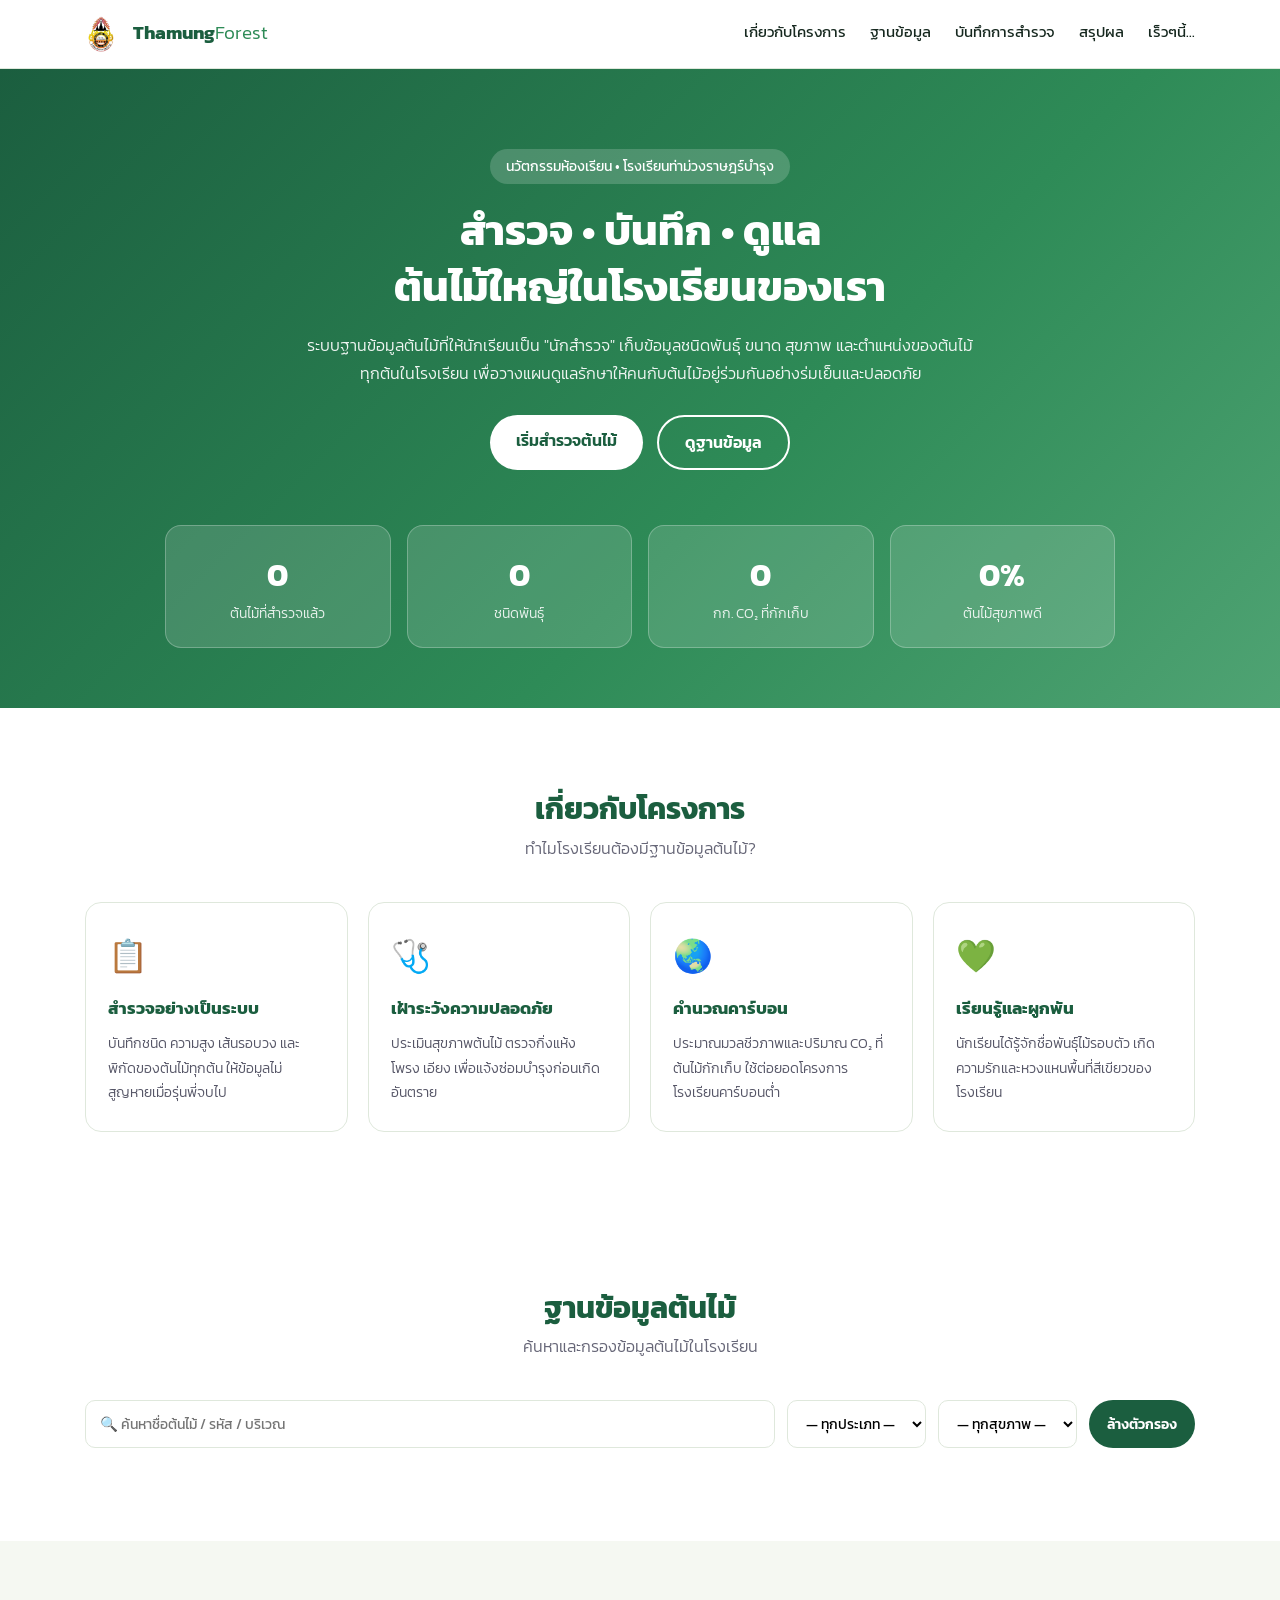
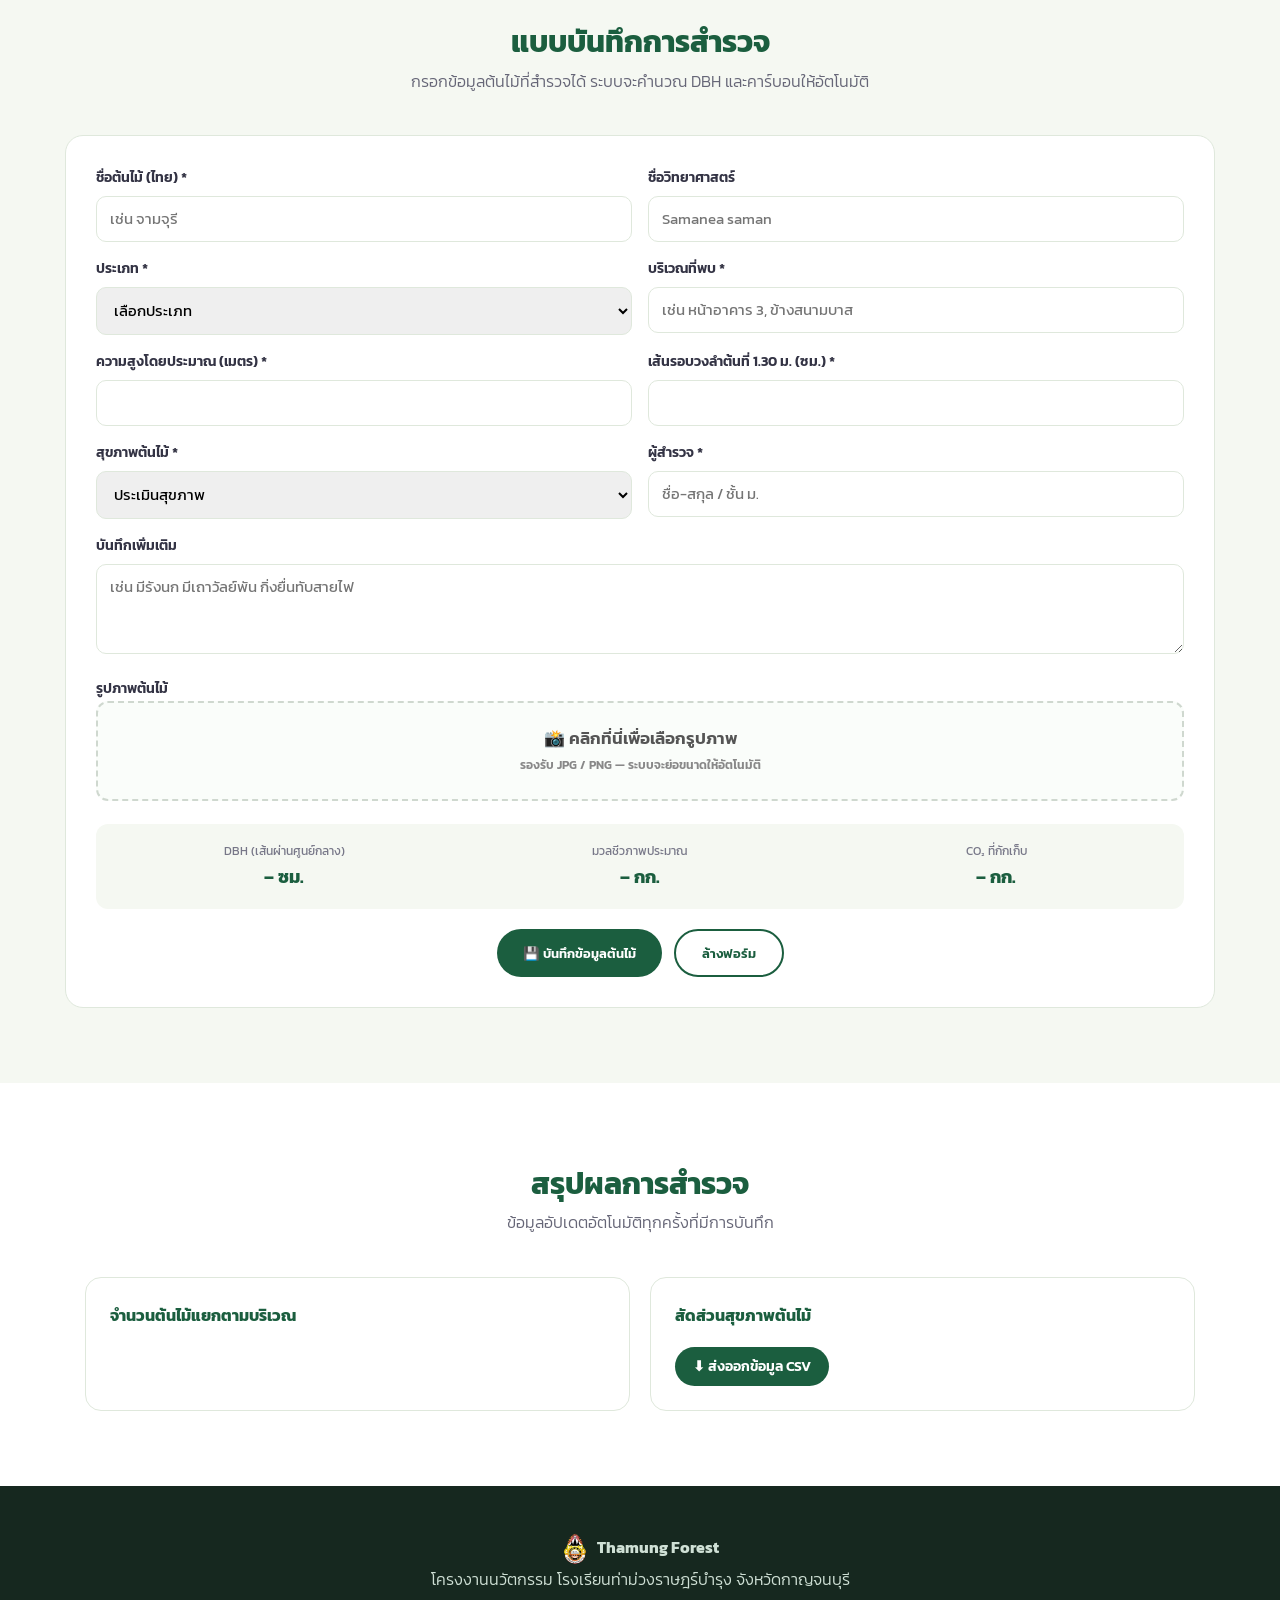
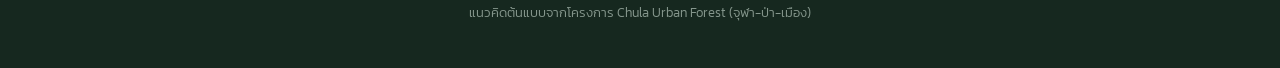
<file: index.html>
<!DOCTYPE html>
<html lang="th">
<head>
<meta charset="UTF-8">
<meta name="viewport" content="width=device-width, initial-scale=1.0">
<title>ThamungForest | สำรวจต้นไม้โรงเรียนท่าม่วงราษฎร์บำรุง</title>
<link rel="preconnect" href="https://fonts.googleapis.com">
<link href="https://fonts.googleapis.com/css2?family=Kanit:wght@300;400;600;700&display=swap" rel="stylesheet">
<link rel="stylesheet" href="style.css">
</head>
<body>

<header class="nav">
  <div class="nav-inner">
    <a href="#home" class="logo"><img src="TMR3.png" alt="โลโก้ TMR3" style="height: 40px; vertical-align: middle; margin-right: 12px;"> Thamung<span>Forest</span></a>

    <nav id="menu">
      <a href="#about">เกี่ยวกับโครงการ</a> 
      <a href="#database">ฐานข้อมูล</a>
      <a href="#survey">บันทึกการสำรวจ</a>
      <a href="#dashboard">สรุปผล</a>
      <a href="#map">เร็วๆนี้...</a>
    </nav>
    <button class="burger" id="burger" aria-label="เมนู">☰</button>
  </div>
</header>

<!-- HERO -->
<section class="hero" id="home">
  <div class="hero-text">
    <p class="tag">นวัตกรรมห้องเรียน • โรงเรียนท่าม่วงราษฎร์บำรุง</p>
    <h1>สำรวจ • บันทึก • ดูแล<br>ต้นไม้ใหญ่ในโรงเรียนของเรา</h1>
    <p class="lead">
      ระบบฐานข้อมูลต้นไม้ที่ให้นักเรียนเป็น "นักสำรวจ" เก็บข้อมูลชนิดพันธุ์
      ขนาด สุขภาพ และตำแหน่งของต้นไม้ทุกต้นในโรงเรียน
      เพื่อวางแผนดูแลรักษาให้คนกับต้นไม้อยู่ร่วมกันอย่างร่มเย็นและปลอดภัย
    </p>
    <div class="hero-btn">
      <a href="#survey" class="btn">เริ่มสำรวจต้นไม้</a>
      <a href="#database" class="btn ghost">ดูฐานข้อมูล</a>
    </div>
  </div>

  <div class="stat-grid">
    <div class="stat"><h3 data-count="0" id="stTotal">0</h3><p>ต้นไม้ที่สำรวจแล้ว</p></div>
    <div class="stat"><h3 id="stSpecies">0</h3><p>ชนิดพันธุ์</p></div>
    <div class="stat"><h3 id="stCarbon">0</h3><p>กก. CO₂ ที่กักเก็บ</p></div>
    <div class="stat"><h3 id="stHealth">0%</h3><p>ต้นไม้สุขภาพดี</p></div>
  </div>
</section>

<!-- ABOUT -->
<section id="about" class="section">
  <h2 class="head">เกี่ยวกับโครงการ</h2>
  <p class="sub">ทำไมโรงเรียนต้องมีฐานข้อมูลต้นไม้?</p>
  <div class="cards">
    <article class="card-i"><span>📋</span><h3>สำรวจอย่างเป็นระบบ</h3>
      <p>บันทึกชนิด ความสูง เส้นรอบวง และพิกัดของต้นไม้ทุกต้น ให้ข้อมูลไม่สูญหายเมื่อรุ่นพี่จบไป</p></article>
    <article class="card-i"><span>🩺</span><h3>เฝ้าระวังความปลอดภัย</h3>
      <p>ประเมินสุขภาพต้นไม้ ตรวจกิ่งแห้ง โพรง เอียง เพื่อแจ้งซ่อมบำรุงก่อนเกิดอันตราย</p></article>
    <article class="card-i"><span>🌏</span><h3>คำนวณคาร์บอน</h3>
      <p>ประมาณมวลชีวภาพและปริมาณ CO₂ ที่ต้นไม้กักเก็บ ใช้ต่อยอดโครงการโรงเรียนคาร์บอนต่ำ</p></article>
    <article class="card-i"><span>💚</span><h3>เรียนรู้และผูกพัน</h3>
      <p>นักเรียนได้รู้จักชื่อพันธุ์ไม้รอบตัว เกิดความรักและหวงแหนพื้นที่สีเขียวของโรงเรียน</p></article>
  </div>
</section>

<!-- DATABASE -->
<section id="database" class="section">
  <h2 class="head">ฐานข้อมูลต้นไม้</h2>
  <p class="sub">ค้นหาและกรองข้อมูลต้นไม้ในโรงเรียน</p>

  <div class="filters">
    <input type="search" id="searchBox" placeholder="🔍 ค้นหาชื่อต้นไม้ / รหัส / บริเวณ">
    <select id="filterType">
      <option value="">— ทุกประเภท —</option>
      <option>ไม้ยืนต้น</option><option>ไม้ดอก</option>
      <option>ไม้ผล</option><option>ไม้พุ่ม</option>
    </select>
    <select id="filterHealth">
      <option value="">— ทุกสุขภาพ —</option>
      <option value="good">สมบูรณ์ดี</option>
      <option value="fair">ต้องเฝ้าระวัง</option>
      <option value="bad">ต้องดูแลด่วน</option>
    </select>
    <button class="btn sm" id="btnReset">ล้างตัวกรอง</button>
  </div>

  <p class="result-info" id="resultInfo"></p>
  <div class="tree-grid" id="treeGrid"></div>
</section>

<!-- SURVEY -->
<section id="survey" class="section alt">
  <h2 class="head">แบบบันทึกการสำรวจ</h2>
  <p class="sub">กรอกข้อมูลต้นไม้ที่สำรวจได้ ระบบจะคำนวณ DBH และคาร์บอนให้อัตโนมัติ</p>

  <form id="treeForm" class="form">
    <div class="row">
      <label>ชื่อต้นไม้ (ไทย) *<input name="name" required placeholder="เช่น จามจุรี"></label>
      <label>ชื่อวิทยาศาสตร์<input name="sci" placeholder="Samanea saman"></label>
    </div>
    <div class="row">
      <label>ประเภท *
        <select name="type" required>
          <option value="">เลือกประเภท</option>
          <option>ไม้ยืนต้น</option><option>ไม้ดอก</option>
          <option>ไม้ผล</option><option>ไม้พุ่ม</option>
        </select>
      </label>
      <label>บริเวณที่พบ *<input type="text" name="zone" required placeholder="เช่น หน้าอาคาร 3, ข้างสนามบาส"></label>  
    </div>
    <div class="row">
      <label>ความสูงโดยประมาณ (เมตร) *<input type="number" name="height" step="0.1" min="0.1" required></label>
      <label>เส้นรอบวงลำต้นที่ 1.30 ม. (ซม.) *<input type="number" name="girth" step="0.1" min="1" required></label>
    </div>
    <div class="row">
      <label>สุขภาพต้นไม้ *
        <select name="health" required>
          <option value="">ประเมินสุขภาพ</option>
          <option value="good">สมบูรณ์ดี — ใบเขียว ไม่มีกิ่งแห้ง</option>
          <option value="fair">ต้องเฝ้าระวัง — มีกิ่งแห้ง/ใบเหลืองบางส่วน</option>
          <option value="bad">ต้องดูแลด่วน — ลำต้นเป็นโพรง/เอียง/ผุ</option>
        </select>
      </label>
      <label>ผู้สำรวจ *<input name="surveyor" required placeholder="ชื่อ-สกุล / ชั้น ม."></label>
    </div>
    
    <label>บันทึกเพิ่มเติม
      <textarea name="note" rows="3" placeholder="เช่น มีรังนก มีเถาวัลย์พัน กิ่งยื่นทับสายไฟ"></textarea>
    </label>

    <label class="upload-label">รูปภาพต้นไม้
  <div class="image-upload-box" id="uploadBox">
    <p>📸 คลิกที่นี่เพื่อเลือกรูปภาพ</p>
    <small>รองรับ JPG / PNG — ระบบจะย่อขนาดให้อัตโนมัติ</small>
  </div>
</label>
<input type="file" id="fileInput" name="treeImages" accept="image/*" multiple hidden>
<div class="preview-container" id="previewContainer"></div>
    
    <div class="calc" id="calcBox">
      <div><span>DBH (เส้นผ่านศูนย์กลาง)</span><b id="cDbh">– ซม.</b></div>
      <div><span>มวลชีวภาพประมาณ</span><b id="cBio">– กก.</b></div>
      <div><span>CO₂ ที่กักเก็บ</span><b id="cCo2">– กก.</b></div>
    </div>
    
    <div class="form-btn">
      <button type="submit" class="btn">💾 บันทึกข้อมูลต้นไม้</button>
      <button type="reset" class="btn ghost">ล้างฟอร์ม</button>
    </div>
  </form>
</section>

<!-- DASHBOARD -->
<section id="dashboard" class="section">
  <h2 class="head">สรุปผลการสำรวจ</h2>
  <p class="sub">ข้อมูลอัปเดตอัตโนมัติทุกครั้งที่มีการบันทึก</p>
  <div class="dash">
    <div class="panel">
      <h3>จำนวนต้นไม้แยกตามบริเวณ</h3>
      <div class="chart" id="chartZone"></div>
    </div>
    <div class="panel">
      <h3>สัดส่วนสุขภาพต้นไม้</h3>
      <div class="chart" id="chartHealth"></div>
      <button class="btn sm" id="btnExport">⬇ ส่งออกข้อมูล CSV</button>
    </div>
  </div>
</section>

<!-- MODAL -->
<div class="modal" id="modal">
  <div class="modal-box">
    <button class="close" id="modalClose">✕</button>
    <div id="modalBody"></div>
  </div>
</div>

<footer>
  <p><b><img src="TMR3.png" alt="โลโก้ TMR3" style="height: 35px; vertical-align: middle; margin-right: 8px;">Thamung Forest</b></p>
  <p>โครงงานนวัตกรรม โรงเรียนท่าม่วงราษฎร์บำรุง จังหวัดกาญจนบุรี</p>
  <p class="small">แนวคิดต้นแบบจากโครงการ Chula Urban Forest (จุฬา-ป่า-เมือง)</p>
</footer>

<!-- 🚀 อัปเดตบรรทัดนี้เพื่อบังคับให้บราวเซอร์ดึงโค้ดดักจับฟอร์มชุดใหม่มาทำงานทันที -->
<!-- ❌ ของเก่า: <script src="script.js?v=update1"></script> -->
<!--  เปลี่ยนเป็นโค้ดชุดใหม่แบบนี้เพื่อบังคับล้างแคชบราวเซอร์ข้ามโลก: -->
<script src="script.js?v=finalForceUpdate1"></script>

</body>
</html>
</file>
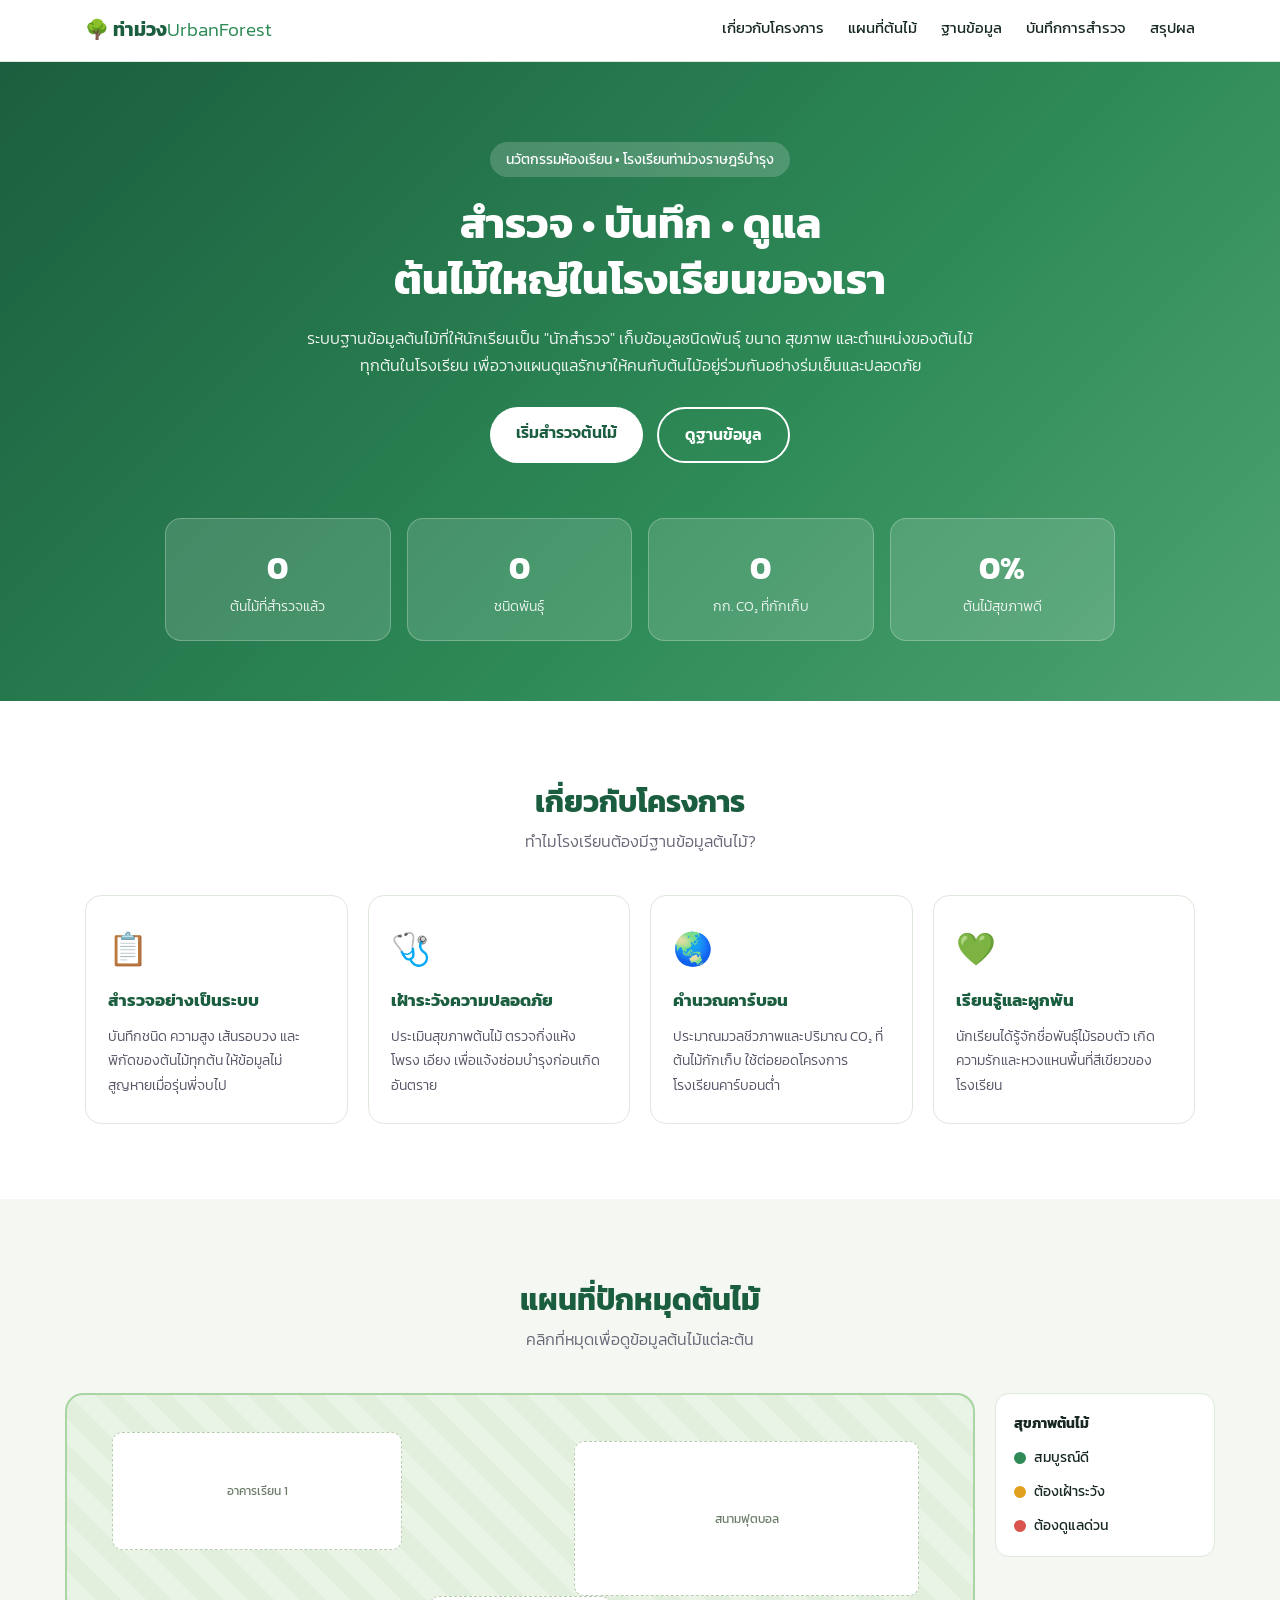
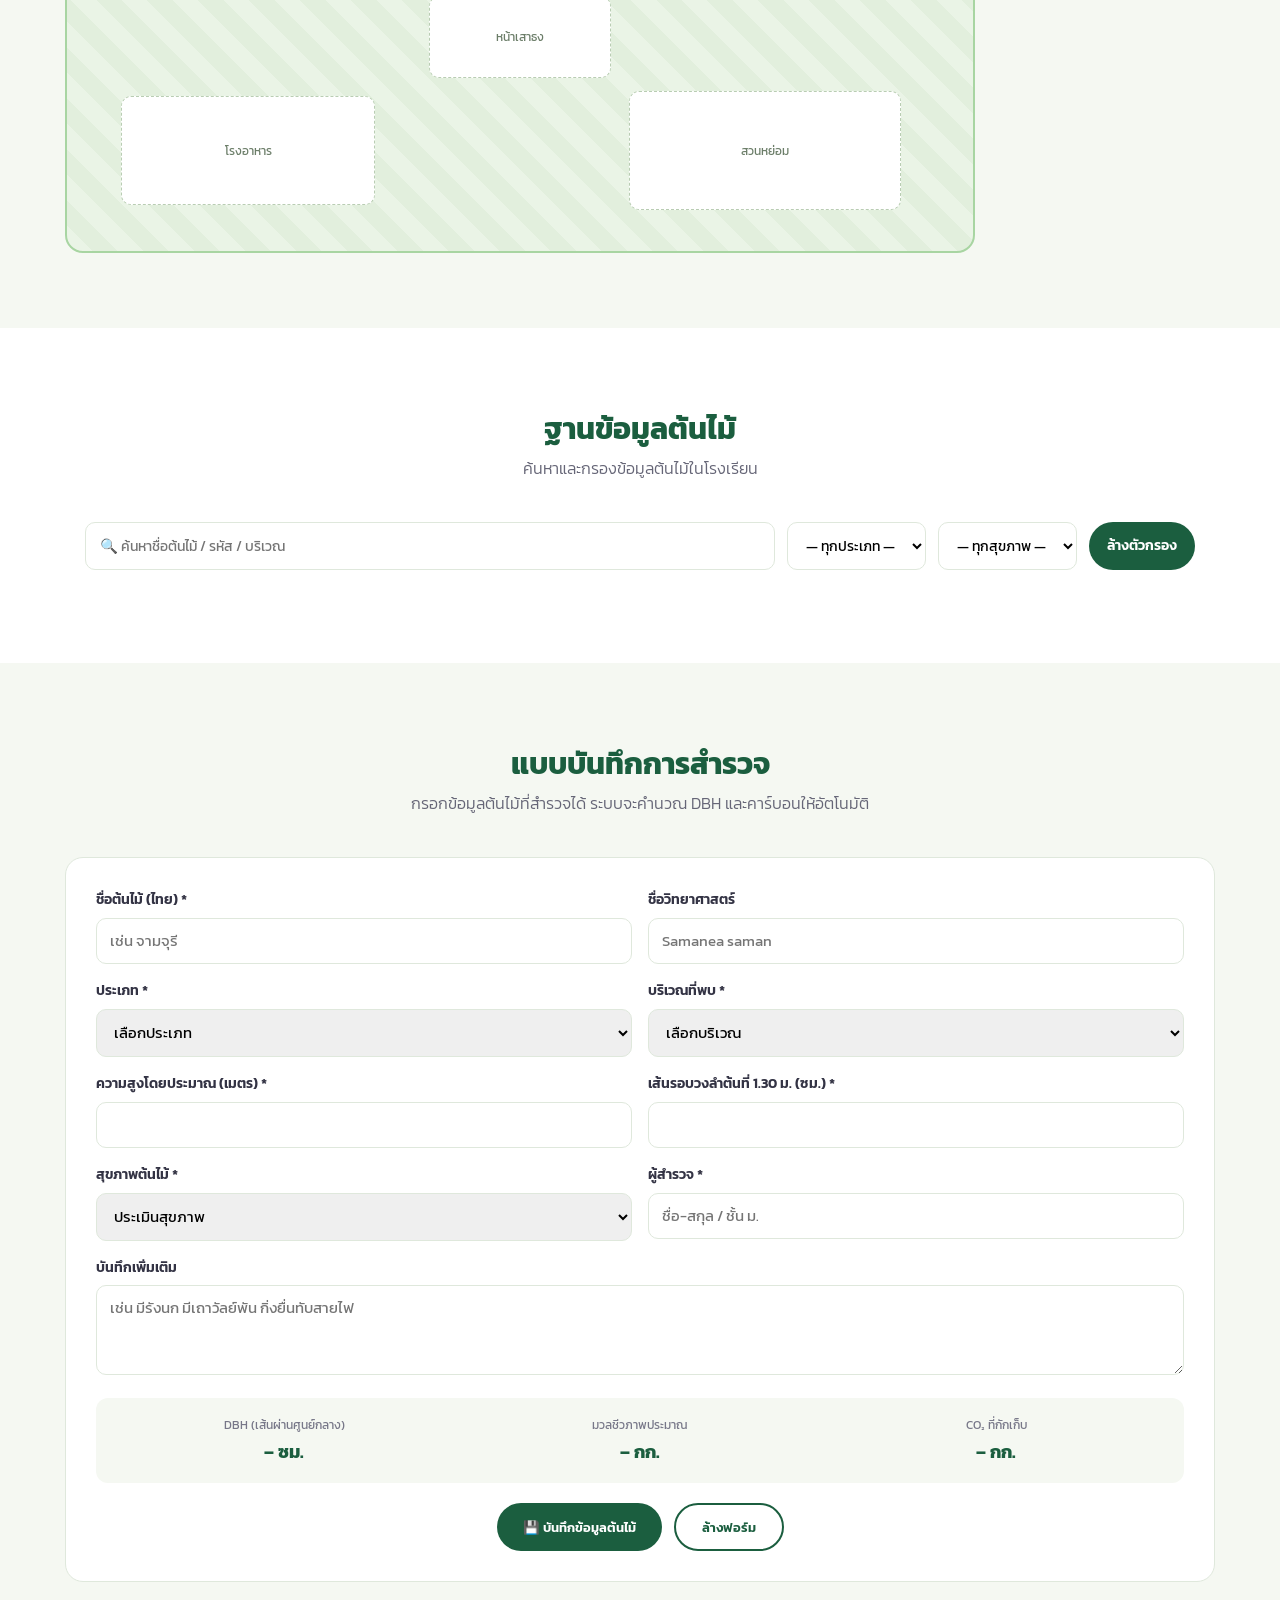
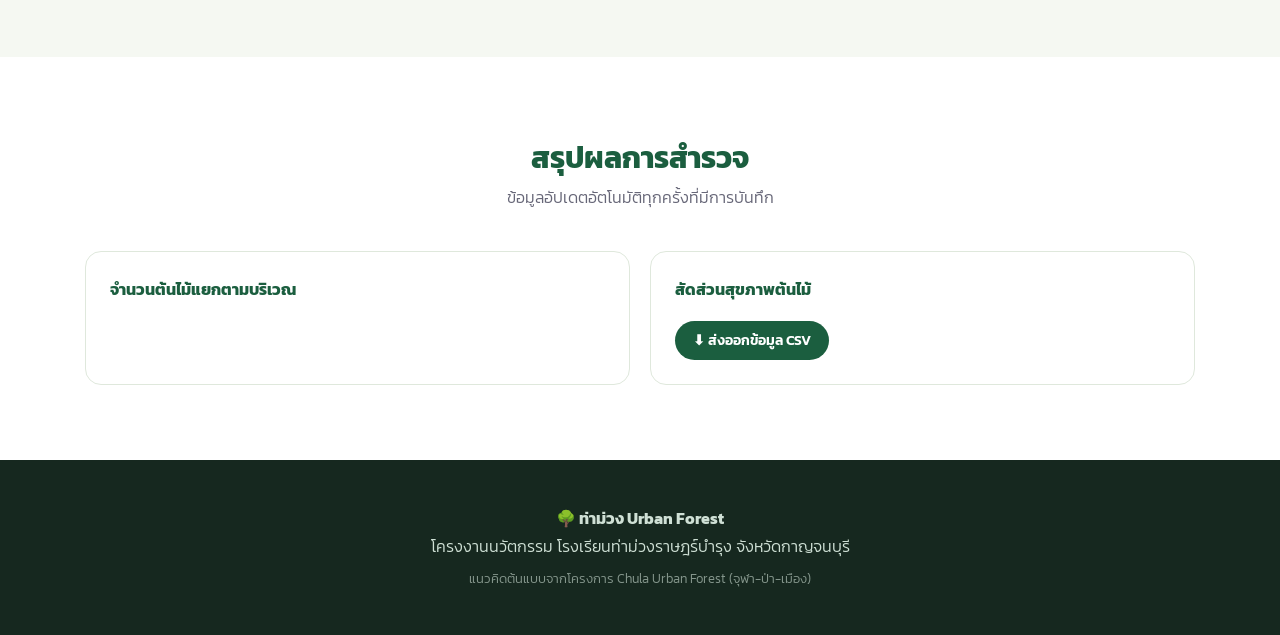
<file: _Urban_Forest_.html>
<!DOCTYPE html>
<html lang="th">
<head>
<meta charset="UTF-8">
<meta name="viewport" content="width=device-width, initial-scale=1.0">
<title>ท่าม่วง Urban Forest | สำรวจต้นไม้โรงเรียนท่าม่วงราษฎร์บำรุง</title>
<link rel="preconnect" href="https://fonts.googleapis.com">
<link href="https://fonts.googleapis.com/css2?family=Kanit:wght@300;400;600;700&display=swap" rel="stylesheet">
<link rel="stylesheet" href="style.css">
</head>
<body>

<header class="nav">
  <div class="nav-inner">
    <a href="#home" class="logo">🌳 ท่าม่วง<span>UrbanForest</span></a>
    <nav id="menu">
      <a href="#about">เกี่ยวกับโครงการ</a>
      <a href="#map">แผนที่ต้นไม้</a>
      <a href="#database">ฐานข้อมูล</a>
      <a href="#survey">บันทึกการสำรวจ</a>
      <a href="#dashboard">สรุปผล</a>
    </nav>
    <button class="burger" id="burger" aria-label="เมนู">☰</button>
  </div>
</header>

<!-- HERO -->
<section class="hero" id="home">
  <div class="hero-text">
    <p class="tag">นวัตกรรมห้องเรียน • โรงเรียนท่าม่วงราษฎร์บำรุง</p>
    <h1>สำรวจ • บันทึก • ดูแล<br>ต้นไม้ใหญ่ในโรงเรียนของเรา</h1>
    <p class="lead">
      ระบบฐานข้อมูลต้นไม้ที่ให้นักเรียนเป็น "นักสำรวจ" เก็บข้อมูลชนิดพันธุ์
      ขนาด สุขภาพ และตำแหน่งของต้นไม้ทุกต้นในโรงเรียน
      เพื่อวางแผนดูแลรักษาให้คนกับต้นไม้อยู่ร่วมกันอย่างร่มเย็นและปลอดภัย
    </p>
    <div class="hero-btn">
      <a href="#survey" class="btn">เริ่มสำรวจต้นไม้</a>
      <a href="#database" class="btn ghost">ดูฐานข้อมูล</a>
    </div>
  </div>

  <div class="stat-grid">
    <div class="stat"><h3 data-count="0" id="stTotal">0</h3><p>ต้นไม้ที่สำรวจแล้ว</p></div>
    <div class="stat"><h3 id="stSpecies">0</h3><p>ชนิดพันธุ์</p></div>
    <div class="stat"><h3 id="stCarbon">0</h3><p>กก. CO₂ ที่กักเก็บ</p></div>
    <div class="stat"><h3 id="stHealth">0%</h3><p>ต้นไม้สุขภาพดี</p></div>
  </div>
</section>

<!-- ABOUT -->
<section id="about" class="section">
  <h2 class="head">เกี่ยวกับโครงการ</h2>
  <p class="sub">ทำไมโรงเรียนต้องมีฐานข้อมูลต้นไม้?</p>
  <div class="cards">
    <article class="card-i"><span>📋</span><h3>สำรวจอย่างเป็นระบบ</h3>
      <p>บันทึกชนิด ความสูง เส้นรอบวง และพิกัดของต้นไม้ทุกต้น ให้ข้อมูลไม่สูญหายเมื่อรุ่นพี่จบไป</p></article>
    <article class="card-i"><span>🩺</span><h3>เฝ้าระวังความปลอดภัย</h3>
      <p>ประเมินสุขภาพต้นไม้ ตรวจกิ่งแห้ง โพรง เอียง เพื่อแจ้งซ่อมบำรุงก่อนเกิดอันตราย</p></article>
    <article class="card-i"><span>🌏</span><h3>คำนวณคาร์บอน</h3>
      <p>ประมาณมวลชีวภาพและปริมาณ CO₂ ที่ต้นไม้กักเก็บ ใช้ต่อยอดโครงการโรงเรียนคาร์บอนต่ำ</p></article>
    <article class="card-i"><span>💚</span><h3>เรียนรู้และผูกพัน</h3>
      <p>นักเรียนได้รู้จักชื่อพันธุ์ไม้รอบตัว เกิดความรักและหวงแหนพื้นที่สีเขียวของโรงเรียน</p></article>
  </div>
</section>

<!-- MAP -->
<section id="map" class="section alt">
  <h2 class="head">แผนที่ปักหมุดต้นไม้</h2>
  <p class="sub">คลิกที่หมุดเพื่อดูข้อมูลต้นไม้แต่ละต้น</p>
  <div class="map-wrap">
    <div class="map-canvas" id="mapCanvas">
      <div class="zone z1">อาคารเรียน 1</div>
      <div class="zone z2">สนามฟุตบอล</div>
      <div class="zone z3">โรงอาหาร</div>
      <div class="zone z4">หน้าเสาธง</div>
      <div class="zone z5">สวนหย่อม</div>
    </div>
    <div class="map-legend">
      <p><b>สุขภาพต้นไม้</b></p>
      <span><i class="dot good"></i> สมบูรณ์ดี</span>
      <span><i class="dot fair"></i> ต้องเฝ้าระวัง</span>
      <span><i class="dot bad"></i> ต้องดูแลด่วน</span>
    </div>
  </div>
</section>

<!-- DATABASE -->
<section id="database" class="section">
  <h2 class="head">ฐานข้อมูลต้นไม้</h2>
  <p class="sub">ค้นหาและกรองข้อมูลต้นไม้ในโรงเรียน</p>

  <div class="filters">
    <input type="search" id="searchBox" placeholder="🔍 ค้นหาชื่อต้นไม้ / รหัส / บริเวณ">
    <select id="filterType">
      <option value="">— ทุกประเภท —</option>
      <option>ไม้ยืนต้น</option><option>ไม้ดอก</option>
      <option>ไม้ผล</option><option>ไม้พุ่ม</option>
    </select>
    <select id="filterHealth">
      <option value="">— ทุกสุขภาพ —</option>
      <option value="good">สมบูรณ์ดี</option>
      <option value="fair">ต้องเฝ้าระวัง</option>
      <option value="bad">ต้องดูแลด่วน</option>
    </select>
    <button class="btn sm" id="btnReset">ล้างตัวกรอง</button>
  </div>

  <p class="result-info" id="resultInfo"></p>
  <div class="tree-grid" id="treeGrid"></div>
</section>

<!-- SURVEY -->
<section id="survey" class="section alt">
  <h2 class="head">แบบบันทึกการสำรวจ</h2>
  <p class="sub">กรอกข้อมูลต้นไม้ที่สำรวจได้ ระบบจะคำนวณ DBH และคาร์บอนให้อัตโนมัติ</p>

  <form id="treeForm" class="form">
    <div class="row">
      <label>ชื่อต้นไม้ (ไทย) *<input name="name" required placeholder="เช่น จามจุรี"></label>
      <label>ชื่อวิทยาศาสตร์<input name="sci" placeholder="Samanea saman"></label>
    </div>
    <div class="row">
      <label>ประเภท *
        <select name="type" required>
          <option value="">เลือกประเภท</option>
          <option>ไม้ยืนต้น</option><option>ไม้ดอก</option>
          <option>ไม้ผล</option><option>ไม้พุ่ม</option>
        </select>
      </label>
      <label>บริเวณที่พบ *
        <select name="zone" required>
          <option value="">เลือกบริเวณ</option>
          <option>อาคารเรียน 1</option><option>สนามฟุตบอล</option>
          <option>โรงอาหาร</option><option>หน้าเสาธง</option><option>สวนหย่อม</option>
        </select>
      </label>
    </div>
    <div class="row">
      <label>ความสูงโดยประมาณ (เมตร) *<input type="number" name="height" step="0.1" min="0.1" required></label>
      <label>เส้นรอบวงลำต้นที่ 1.30 ม. (ซม.) *<input type="number" name="girth" step="0.1" min="1" required></label>
    </div>
    <div class="row">
      <label>สุขภาพต้นไม้ *
        <select name="health" required>
          <option value="">ประเมินสุขภาพ</option>
          <option value="good">สมบูรณ์ดี — ใบเขียว ไม่มีกิ่งแห้ง</option>
          <option value="fair">ต้องเฝ้าระวัง — มีกิ่งแห้ง/ใบเหลืองบางส่วน</option>
          <option value="bad">ต้องดูแลด่วน — ลำต้นเป็นโพรง/เอียง/ผุ</option>
        </select>
      </label>
      <label>ผู้สำรวจ *<input name="surveyor" required placeholder="ชื่อ-สกุล / ชั้น ม."></label>
    </div>
    <label>บันทึกเพิ่มเติม
      <textarea name="note" rows="3" placeholder="เช่น มีรังนก มีเถาวัลย์พัน กิ่งยื่นทับสายไฟ"></textarea>
    </label>

    <div class="calc" id="calcBox">
      <div><span>DBH (เส้นผ่านศูนย์กลาง)</span><b id="cDbh">– ซม.</b></div>
      <div><span>มวลชีวภาพประมาณ</span><b id="cBio">– กก.</b></div>
      <div><span>CO₂ ที่กักเก็บ</span><b id="cCo2">– กก.</b></div>
    </div>

    <div class="form-btn">
      <button type="submit" class="btn">💾 บันทึกข้อมูลต้นไม้</button>
      <button type="reset" class="btn ghost">ล้างฟอร์ม</button>
    </div>
  </form>
</section>

<!-- DASHBOARD -->
<section id="dashboard" class="section">
  <h2 class="head">สรุปผลการสำรวจ</h2>
  <p class="sub">ข้อมูลอัปเดตอัตโนมัติทุกครั้งที่มีการบันทึก</p>
  <div class="dash">
    <div class="panel">
      <h3>จำนวนต้นไม้แยกตามบริเวณ</h3>
      <div class="chart" id="chartZone"></div>
    </div>
    <div class="panel">
      <h3>สัดส่วนสุขภาพต้นไม้</h3>
      <div class="chart" id="chartHealth"></div>
      <button class="btn sm" id="btnExport">⬇ ส่งออกข้อมูล CSV</button>
    </div>
  </div>
</section>

<!-- MODAL -->
<div class="modal" id="modal">
  <div class="modal-box">
    <button class="close" id="modalClose">✕</button>
    <div id="modalBody"></div>
  </div>
</div>

<footer>
  <p><b>🌳 ท่าม่วง Urban Forest</b></p>
  <p>โครงงานนวัตกรรม โรงเรียนท่าม่วงราษฎร์บำรุง จังหวัดกาญจนบุรี</p>
  <p class="small">แนวคิดต้นแบบจากโครงการ Chula Urban Forest (จุฬา-ป่า-เมือง)</p>
</footer>

<script src="script.js"></script>
</body>
</html>
</file>
<file: style.css>
:root{
  --green:#1b5e3f; --green2:#2e8b57; --lime:#a8d5a2;
  --cream:#f5f8f2; --dark:#16281f; --line:#dfe8dc;
  --good:#2e8b57; --fair:#e0a020; --bad:#d9534f;
}
*{margin:0;padding:0;box-sizing:border-box}
body{font-family:'Kanit',sans-serif;color:var(--dark);background:#fff;line-height:1.7}
a{text-decoration:none;color:inherit}
img{max-width:100%}

/* NAV */
.nav{position:sticky;top:0;z-index:50;background:rgba(255,255,255,.95);
  backdrop-filter:blur(8px);border-bottom:1px solid var(--line)}
.nav-inner{max-width:1150px;margin:auto;display:flex;align-items:center;
  justify-content:space-between;padding:14px 20px}
.logo{font-weight:700;font-size:1.2rem;color:var(--green)}
.logo span{color:var(--green2);font-weight:300}
.nav nav{display:flex;gap:24px;font-size:.92rem}
.nav nav a{position:relative;padding-bottom:3px}
.nav nav a::after{content:'';position:absolute;left:0;bottom:0;width:0;height:2px;
  background:var(--green2);transition:.3s}
.nav nav a:hover::after{width:100%}
.burger{display:none;background:none;border:0;font-size:1.5rem;cursor:pointer}

/* HERO */
.hero{background:linear-gradient(135deg,#1b5e3f 0%,#2e8b57 60%,#4fa373 100%);
  color:#fff;padding:80px 20px 60px}
.hero-text{max-width:850px;margin:auto;text-align:center}
.tag{display:inline-block;background:rgba(255,255,255,.18);padding:6px 16px;
  border-radius:20px;font-size:.85rem;margin-bottom:18px}
.hero h1{font-size:2.6rem;line-height:1.35;margin-bottom:18px}
.lead{opacity:.93;max-width:680px;margin:auto;font-weight:300}
.hero-btn{margin-top:28px;display:flex;gap:14px;justify-content:center;flex-wrap:wrap}
.btn{background:#fff;color:var(--green);padding:12px 26px;border-radius:30px;
  font-weight:600;border:0;cursor:pointer;font-family:inherit;transition:.25s}
.btn:hover{transform:translateY(-3px);box-shadow:0 8px 20px rgba(0,0,0,.18)}
.btn.ghost{background:transparent;color:#fff;border:2px solid #fff}
.btn.sm{padding:9px 18px;font-size:.88rem;background:var(--green);color:#fff}

.stat-grid{max-width:950px;margin:55px auto 0;display:grid;
  grid-template-columns:repeat(4,1fr);gap:16px}
.stat{background:rgba(255,255,255,.14);border:1px solid rgba(255,255,255,.25);
  border-radius:16px;padding:22px 10px;text-align:center}
.stat h3{font-size:2rem}
.stat p{font-size:.85rem;opacity:.88;font-weight:300}

/* SECTION */
.section{max-width:1150px;margin:auto;padding:75px 20px}
.section.alt{max-width:100%;background:var(--cream)}
.section.alt>*{max-width:1150px;margin-left:auto;margin-right:auto}
.head{font-size:1.9rem;color:var(--green);text-align:center}
.sub{text-align:center;color:#667;font-weight:300;margin-bottom:40px}

.cards{display:grid;grid-template-columns:repeat(auto-fit,minmax(240px,1fr));gap:20px}
.card-i{background:#fff;border:1px solid var(--line);border-radius:16px;
  padding:26px 22px;transition:.28s}
.card-i:hover{transform:translateY(-6px);box-shadow:0 12px 28px rgba(27,94,63,.12);
  border-color:var(--lime)}
.card-i span{font-size:2rem}
.card-i h3{color:var(--green);margin:10px 0 8px;font-size:1.08rem}
.card-i p{font-size:.9rem;color:#556;font-weight:300}

/* MAP */
.map-wrap{display:grid;grid-template-columns:1fr 220px;gap:20px}
.map-canvas{position:relative;height:460px;border-radius:18px;
  background:repeating-linear-gradient(45deg,#eaf4e6,#eaf4e6 18px,#e2efdd 18px,#e2efdd 36px);
  border:2px solid var(--lime);overflow:hidden}
.zone{position:absolute;background:#fff;border:1px dashed #b9cdb3;border-radius:10px;
  font-size:.78rem;color:#6b7d68;display:flex;align-items:center;justify-content:center;text-align:center}
.z1{left:5%;top:8%;width:32%;height:26%}
.z2{right:6%;top:10%;width:38%;height:34%}
.z3{left:6%;bottom:10%;width:28%;height:24%}
.z4{left:40%;top:44%;width:20%;height:18%}
.z5{right:8%;bottom:9%;width:30%;height:26%}
.pin{position:absolute;width:26px;height:26px;border-radius:50% 50% 50% 0;
  transform:rotate(-45deg) translate(-50%,-50%);cursor:pointer;border:2px solid #fff;
  box-shadow:0 3px 8px rgba(0,0,0,.25);transition:.2s}
.pin:hover{transform:rotate(-45deg) translate(-50%,-50%) scale(1.35);z-index:9}
.pin.good{background:var(--good)} .pin.fair{background:var(--fair)} .pin.bad{background:var(--bad)}
.map-legend{background:#fff;border:1px solid var(--line);border-radius:14px;
  padding:18px;height:fit-content;font-size:.88rem}
.map-legend span{display:flex;align-items:center;gap:8px;margin-top:10px}
.dot{width:12px;height:12px;border-radius:50%;display:inline-block}
.dot.good{background:var(--good)} .dot.fair{background:var(--fair)} .dot.bad{background:var(--bad)}

/* FILTER + GRID */
.filters{display:flex;gap:12px;flex-wrap:wrap;margin-bottom:18px}
.filters input,.filters select{padding:11px 14px;border:1px solid var(--line);
  border-radius:10px;font-family:inherit;font-size:.9rem;background:#fff}
.filters input{flex:1;min-width:220px}
.filters input:focus,.filters select:focus{outline:2px solid var(--lime)}
.result-info{font-size:.88rem;color:#778;margin-bottom:16px}
.tree-grid{display:grid;grid-template-columns:repeat(auto-fill,minmax(245px,1fr));gap:18px}
.tree-card{border:1px solid var(--line);border-radius:16px;overflow:hidden;
  background:#fff;cursor:pointer;transition:.28s}
.tree-card:hover{transform:translateY(-5px);box-shadow:0 12px 26px rgba(0,0,0,.1)}
.tc-top{height:105px;background:linear-gradient(135deg,var(--green2),var(--lime));
  display:flex;align-items:center;justify-content:center;font-size:2.6rem;position:relative}
.code{position:absolute;top:10px;left:10px;background:rgba(0,0,0,.35);color:#fff;
  font-size:.72rem;padding:3px 9px;border-radius:20px}
.tc-body{padding:15px}
.tc-body h4{color:var(--green);font-size:1.05rem}
.sci{font-size:.78rem;color:#889;font-style:italic;margin-bottom:9px}
.meta{font-size:.82rem;color:#556;display:flex;justify-content:space-between;margin-top:4px}
.badge{display:inline-block;font-size:.74rem;padding:3px 11px;border-radius:20px;
  color:#fff;margin-top:10px}
.badge.good{background:var(--good)} .badge.fair{background:var(--fair)} .badge.bad{background:var(--bad)}

/* FORM */
.form{background:#fff;border:1px solid var(--line);border-radius:18px;padding:30px;
  max-width:820px;margin:auto}
.row{display:grid;grid-template-columns:1fr 1fr;gap:16px}
.form label{display:block;font-size:.88rem;font-weight:600;margin-bottom:15px;color:#334}
.form input,.form select,.form textarea{width:100%;padding:11px 13px;margin-top:6px;
  border:1px solid var(--line);border-radius:10px;font-family:inherit;font-size:.92rem;font-weight:400}
.form input:focus,.form select:focus,.form textarea:focus{outline:2px solid var(--lime)}
.calc{display:grid;grid-template-columns:repeat(3,1fr);gap:12px;background:var(--cream);
  border-radius:12px;padding:16px;margin:8px 0 20px;text-align:center}
.calc span{display:block;font-size:.78rem;color:#778}
.calc b{color:var(--green);font-size:1.15rem}
.form-btn{display:flex;gap:12px;justify-content:center;flex-wrap:wrap}
.form-btn .btn{background:var(--green);color:#fff}
.form-btn .btn.ghost{background:transparent;color:var(--green);border:2px solid var(--green)}
.upload-label{display:block;margin-top:14px}
.image-upload-box{
  border:2px dashed #cfd8cf;border-radius:12px;padding:22px;
  text-align:center;cursor:pointer;transition:.2s;background:#fafdfa;
}
.image-upload-box:hover,.image-upload-box.dragover{border-color:#2e7d32;background:#f0f7f0}
.image-upload-box p{margin:0;color:#555;font-size:1.05rem}
.image-upload-box small{color:#888}
.preview-container{display:flex;flex-wrap:wrap;gap:10px;margin-top:12px}
.preview-item{position:relative;width:110px;height:110px;border-radius:10px;overflow:hidden;box-shadow:0 2px 6px rgba(0,0,0,.15)}
.preview-item img{width:100%;height:100%;object-fit:cover;display:block}
.preview-item button{
  position:absolute;top:4px;right:4px;border:0;border-radius:50%;
  width:22px;height:22px;background:rgba(0,0,0,.6);color:#fff;cursor:pointer;line-height:1
}

/* DASHBOARD */
.dash{display:grid;grid-template-columns:1fr 1fr;gap:20px}
.panel{background:#fff;border:1px solid var(--line);border-radius:16px;padding:24px}
.panel h3{font-size:1.02rem;color:var(--green);margin-bottom:18px}
.bar-row{margin-bottom:13px;font-size:.85rem}
.bar-track{background:#eef2ec;border-radius:20px;height:13px;margin-top:5px;overflow:hidden}
.bar-fill{height:100%;border-radius:20px;background:var(--green2);width:0;transition:width .9s}

/* MODAL */
.modal{position:fixed;inset:0;background:rgba(10,25,18,.62);display:none;
  align-items:center;justify-content:center;z-index:99;padding:20px}
.modal.show{display:flex}
.modal-box{background:#fff;border-radius:20px;max-width:520px;width:100%;
  padding:34px;position:relative;max-height:88vh;overflow:auto}
.close{position:absolute;top:14px;right:16px;background:none;border:0;
  font-size:1.2rem;cursor:pointer;color:#889}
.modal-box h3{color:var(--green);font-size:1.4rem}
.info-line{display:flex;justify-content:space-between;padding:9px 0;
  border-bottom:1px dashed var(--line);font-size:.9rem}
.info-line span:first-child{color:#778}

footer{background:var(--dark);color:#cfe0d5;text-align:center;padding:45px 20px;font-weight:300}
footer .small{font-size:.8rem;opacity:.6;margin-top:8px}

@media(max-width:860px){
  .nav nav{display:none;position:absolute;top:100%;left:0;right:0;background:#fff;
    flex-direction:column;padding:16px 22px;gap:14px;border-bottom:1px solid var(--line)}
  .nav nav.open{display:flex}
  .burger{display:block}
  .hero h1{font-size:1.8rem}
  .stat-grid{grid-template-columns:repeat(2,1fr)}
  .map-wrap,.dash,.row{grid-template-columns:1fr}
  .calc{grid-template-columns:1fr}
}
</file>
